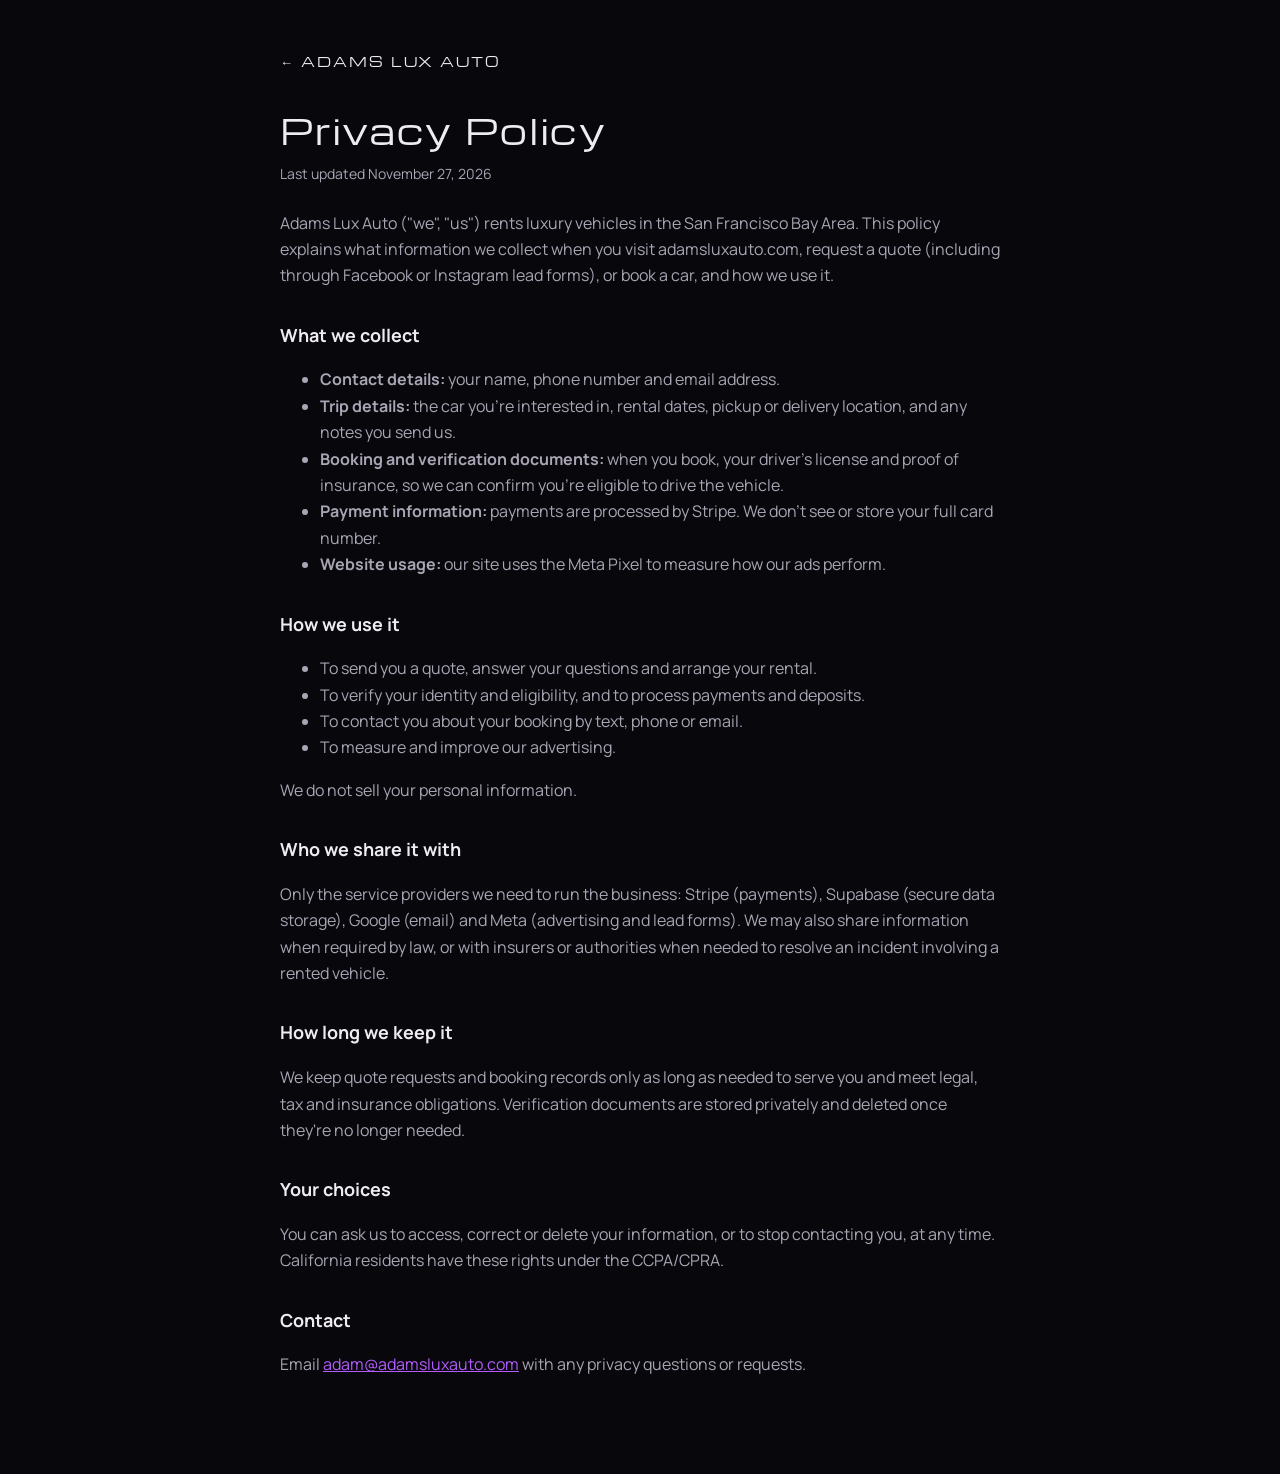
<file: privacy/index.html>
<!doctype html>
<html lang="en">
<head>
<meta charset="utf-8">
<meta name="viewport" content="width=device-width, initial-scale=1">
<title>Privacy Policy · Adams Lux Auto</title>
<meta name="description" content="How Adams Lux Auto collects, uses and protects your information.">
<meta name="theme-color" content="#08070b">
<link rel="icon" type="image/png" href="/assets/img/favicon.png">
<link rel="stylesheet" href="https://fonts.googleapis.com/css2?family=Michroma&family=Manrope:wght@400;600;700&display=swap">
<style>
  :root { --bg:#08070b; --ink:#eeecf2; --mute:#a9a5b4; --acc:#b45cff; }
  * { box-sizing:border-box; }
  body { margin:0; background:var(--bg); color:var(--ink); font:16px/1.65 Manrope, system-ui, sans-serif; }
  main { max-width:760px; margin:0 auto; padding:48px 20px 80px; }
  a { color:var(--acc); }
  .home { font-family:Michroma, sans-serif; letter-spacing:.15em; font-size:13px; text-decoration:none; color:var(--ink); }
  h1 { font-family:Michroma, sans-serif; font-weight:400; font-size:clamp(24px,5vw,34px); letter-spacing:.06em; margin:28px 0 4px; }
  h2 { font-size:18px; margin:32px 0 8px; color:var(--ink); }
  p, li { color:var(--mute); }
  .upd { font-size:14px; color:var(--mute); margin:0 0 24px; }
</style>
</head>
<body>
<main>
  <a class="home" href="/">← ADAMS LUX AUTO</a>
  <h1>Privacy Policy</h1>
  <p class="upd">Last updated November 27, 2026</p>

  <p>Adams Lux Auto ("we", "us") rents luxury vehicles in the San Francisco Bay Area. This policy explains what information we collect when you visit adamsluxauto.com, request a quote (including through Facebook or Instagram lead forms), or book a car, and how we use it.</p>

  <h2>What we collect</h2>
  <ul>
    <li><strong>Contact details:</strong> your name, phone number and email address.</li>
    <li><strong>Trip details:</strong> the car you're interested in, rental dates, pickup or delivery location, and any notes you send us.</li>
    <li><strong>Booking and verification documents:</strong> when you book, your driver's license and proof of insurance, so we can confirm you're eligible to drive the vehicle.</li>
    <li><strong>Payment information:</strong> payments are processed by Stripe. We don't see or store your full card number.</li>
    <li><strong>Website usage:</strong> our site uses the Meta Pixel to measure how our ads perform.</li>
  </ul>

  <h2>How we use it</h2>
  <ul>
    <li>To send you a quote, answer your questions and arrange your rental.</li>
    <li>To verify your identity and eligibility, and to process payments and deposits.</li>
    <li>To contact you about your booking by text, phone or email.</li>
    <li>To measure and improve our advertising.</li>
  </ul>
  <p>We do not sell your personal information.</p>

  <h2>Who we share it with</h2>
  <p>Only the service providers we need to run the business: Stripe (payments), Supabase (secure data storage), Google (email) and Meta (advertising and lead forms). We may also share information when required by law, or with insurers or authorities when needed to resolve an incident involving a rented vehicle.</p>

  <h2>How long we keep it</h2>
  <p>We keep quote requests and booking records only as long as needed to serve you and meet legal, tax and insurance obligations. Verification documents are stored privately and deleted once they're no longer needed.</p>

  <h2>Your choices</h2>
  <p>You can ask us to access, correct or delete your information, or to stop contacting you, at any time. California residents have these rights under the CCPA/CPRA.</p>

  <h2>Contact</h2>
  <p>Email <a href="mailto:adam@adamsluxauto.com">adam@adamsluxauto.com</a> with any privacy questions or requests.</p>
</main>
</body>
</html>
</file>
